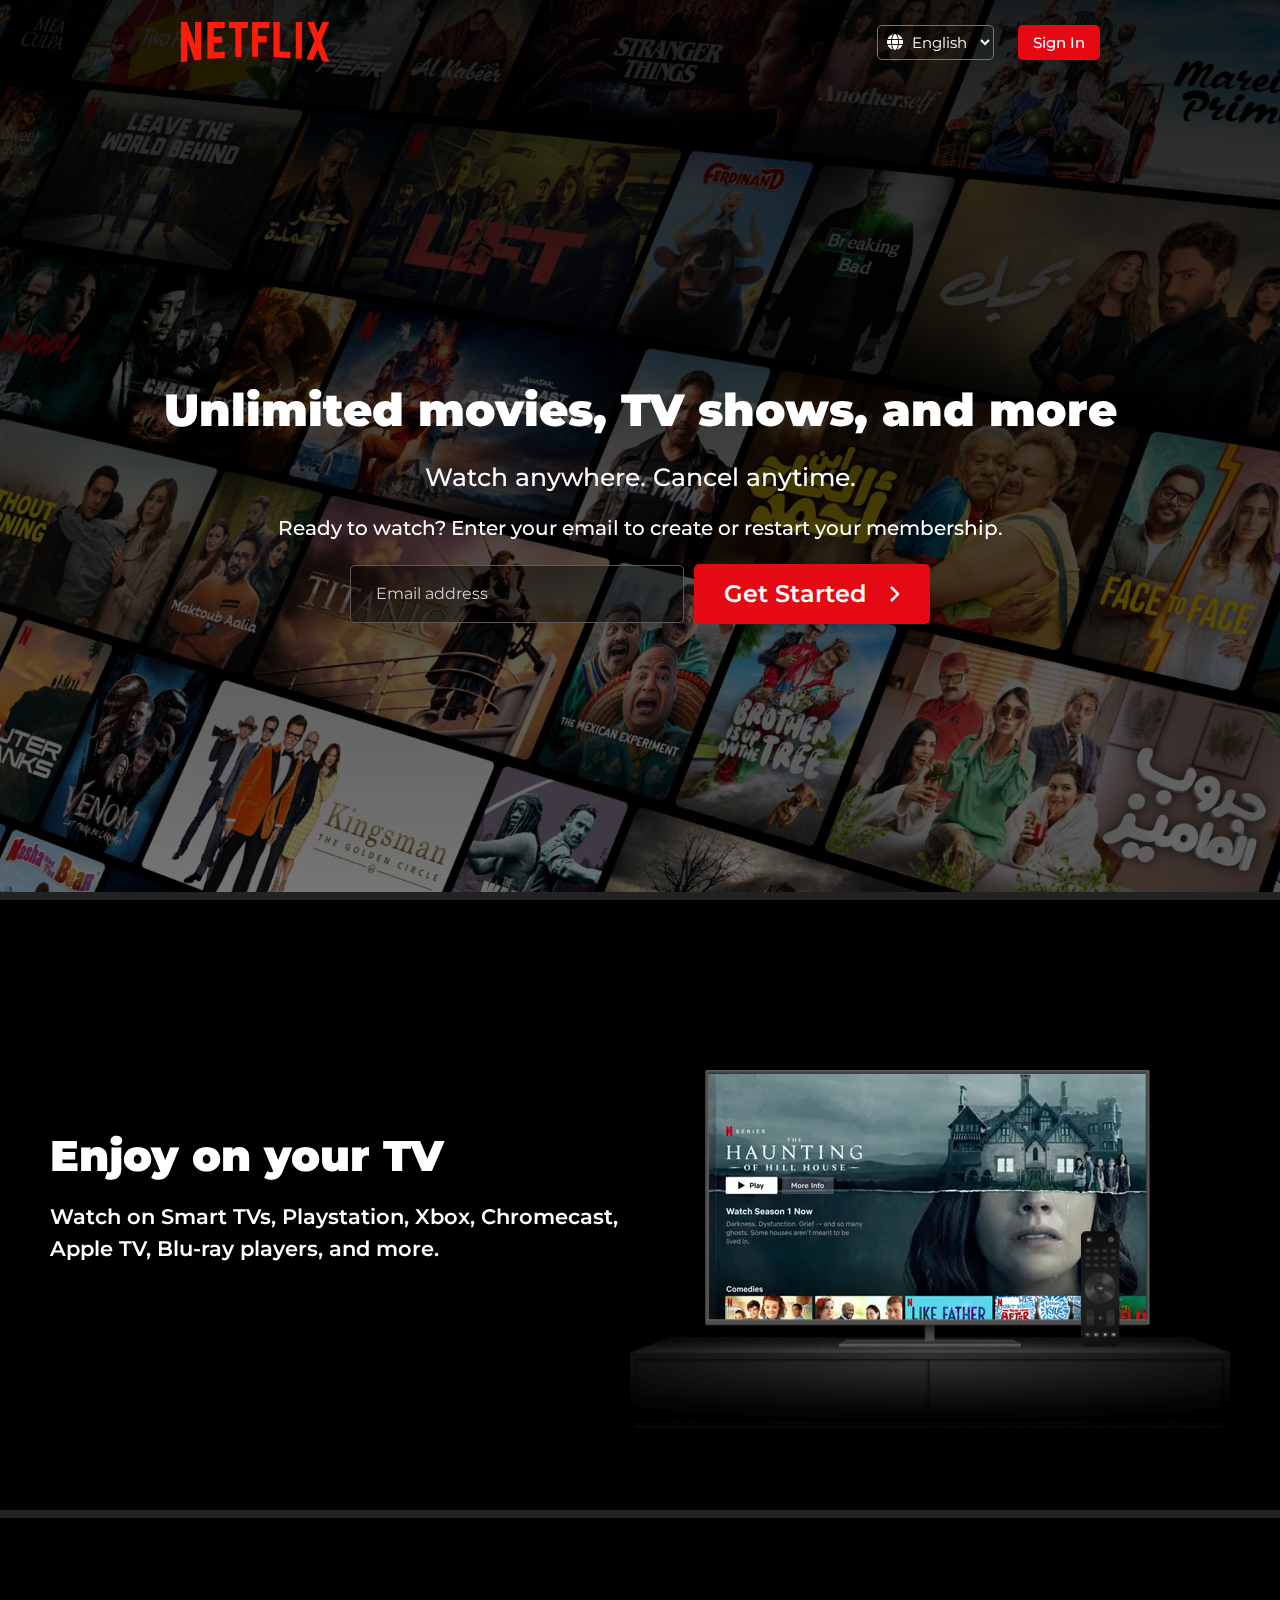
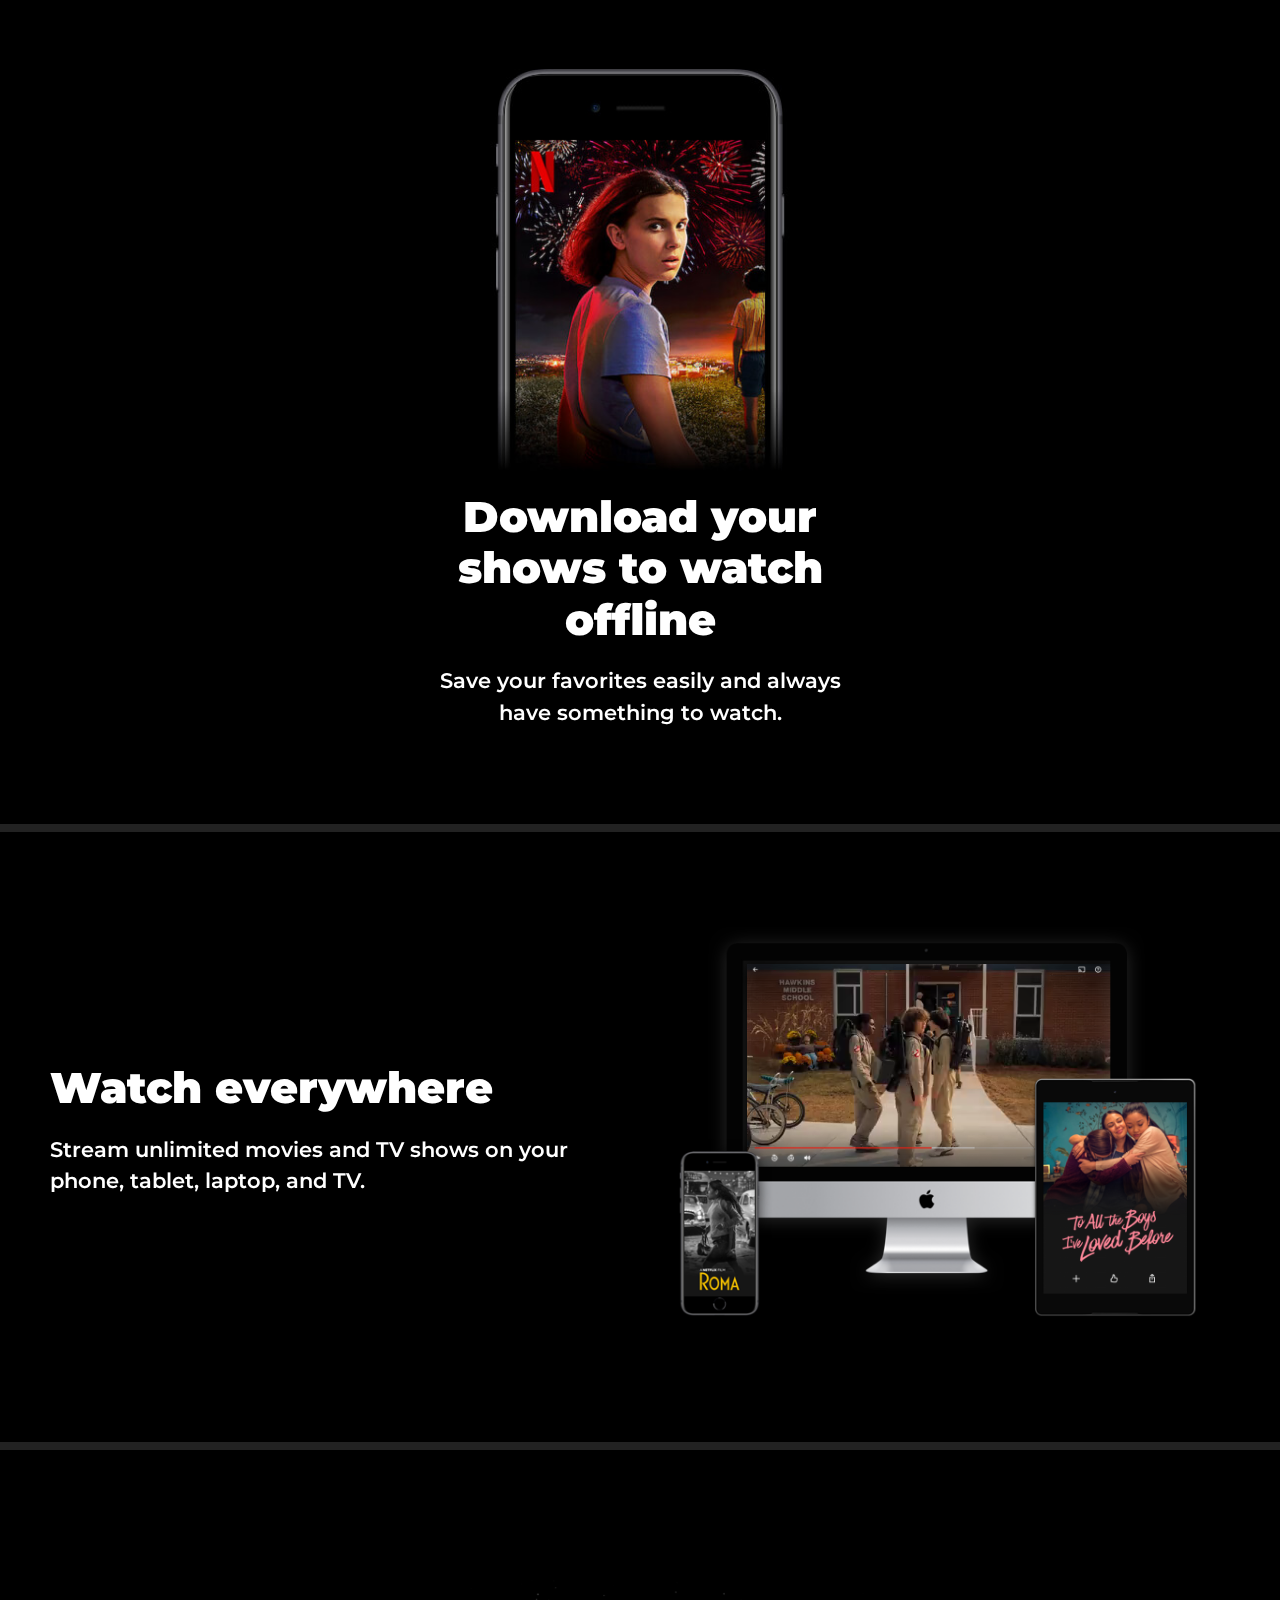
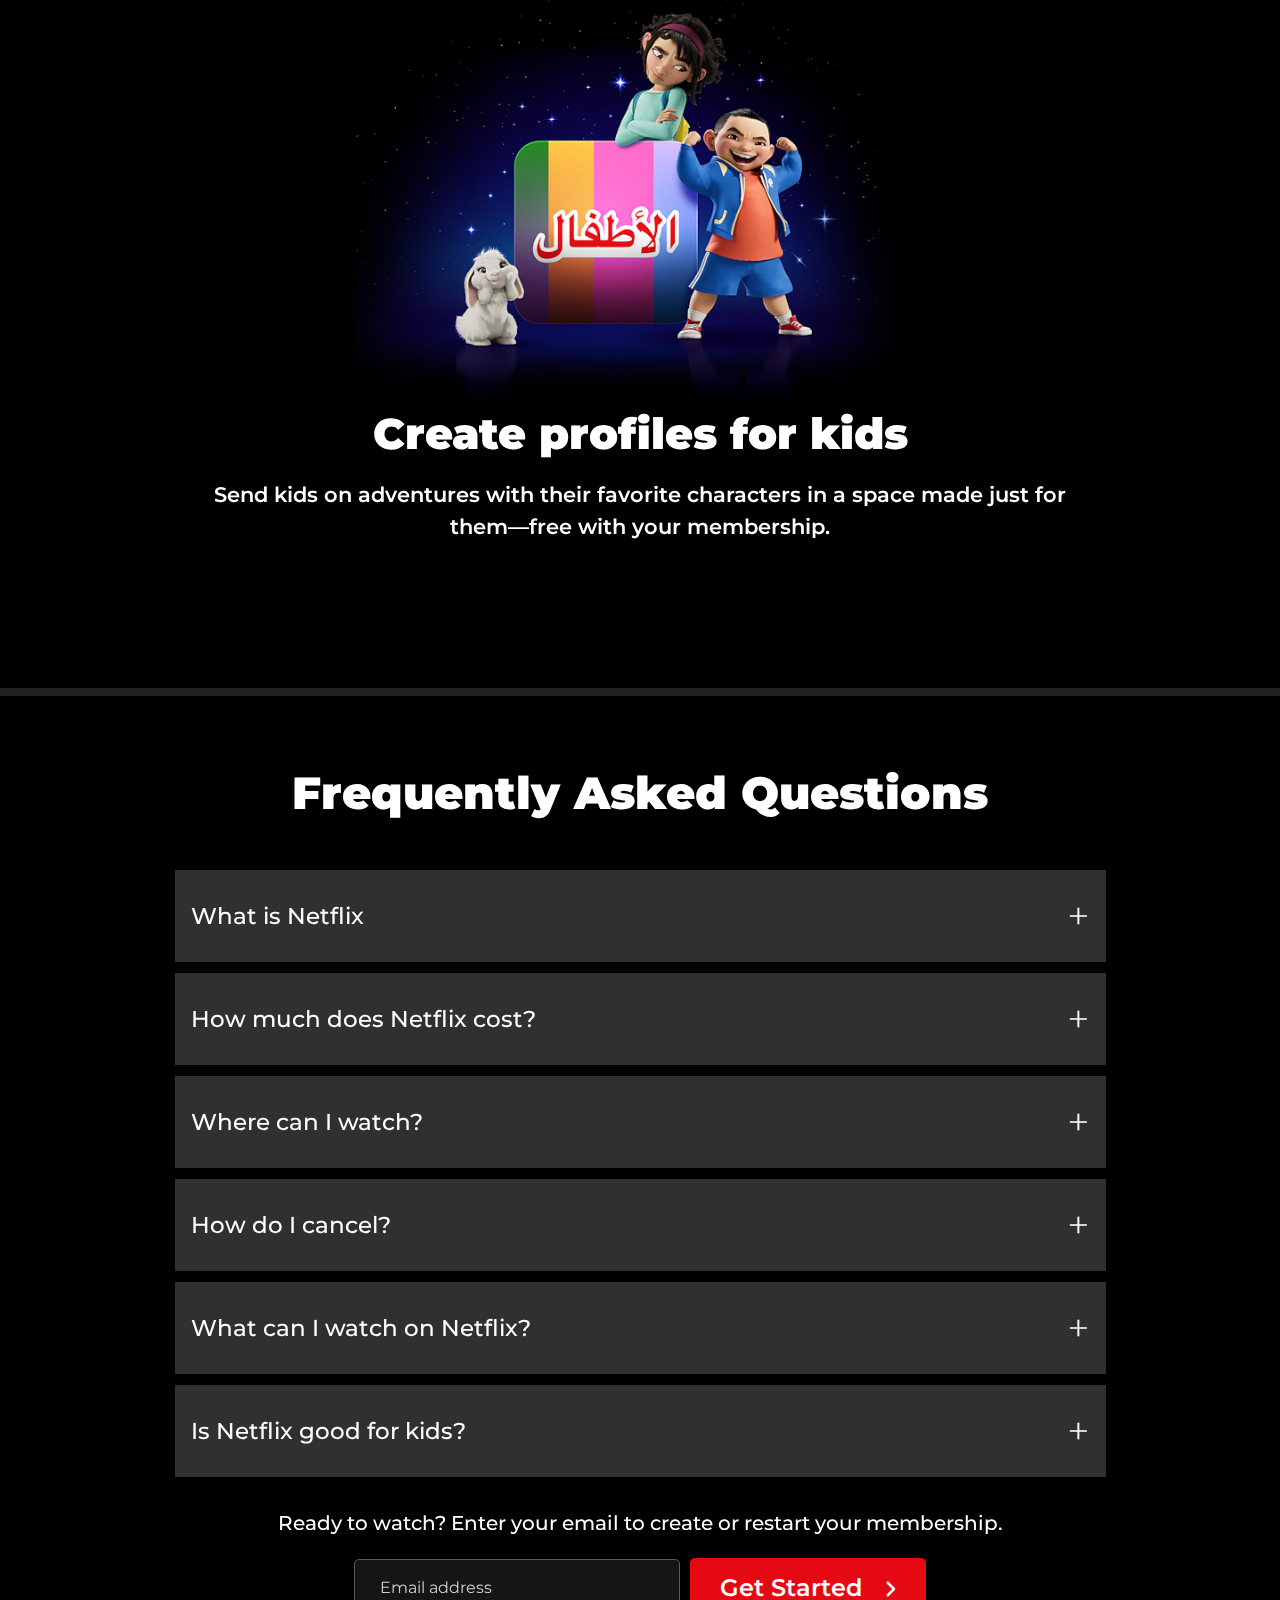
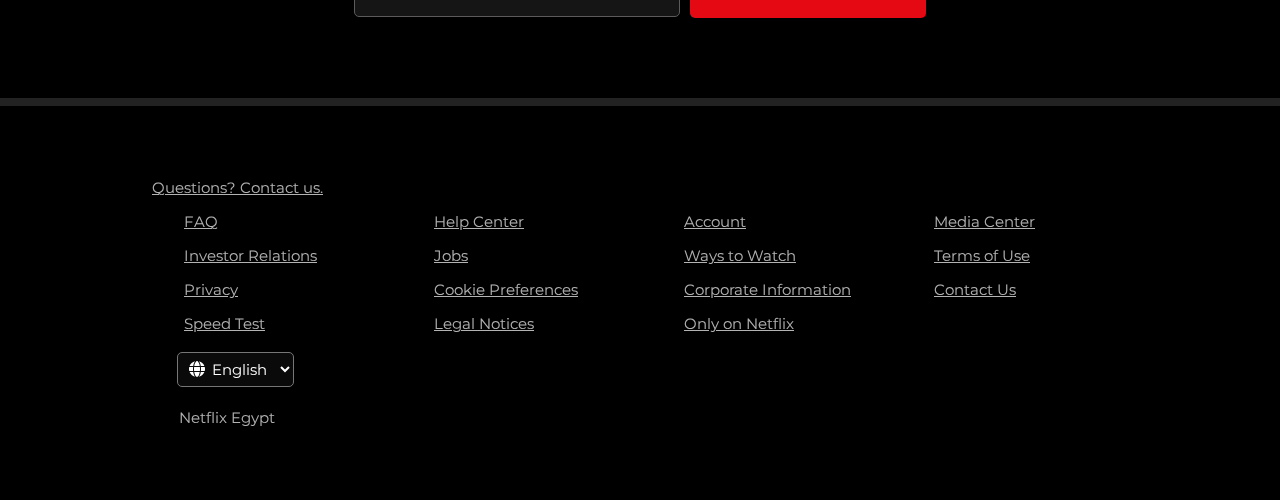
<file: index.html>
<!DOCTYPE html>
<html lang="en">

<head>
    <meta charset="UTF-8">
    <meta name="viewport" content="width=device-width, initial-scale=1.0">
    <meta name="description" content="Netflix Clone - Watch your favorite movies and TV shows. Stream online content with ease.">
    <meta name="keywords" content="Netflix Clone, movies, TV shows, streaming, online streaming, watch movies">
    <meta name="author" content="Abdelrahman Hesham">
    <title>Netflix Clone - Stream Movies & TV Shows</title>
    <link rel="icon" href="imegs/227_Netflix_logo-1024.webp">
    <link rel="stylesheet" href="css/normalize.css">
    <link rel="stylesheet" href="css/bootstrap.min.css">
    <link rel="stylesheet" href="css/all.min.css">
    <link rel="stylesheet" href="css/master.css">
    <link rel="preconnect" href="https://fonts.googleapis.com">
    <link rel="preconnect" href="https://fonts.gstatic.com" crossorigin>
    <link href="https://fonts.googleapis.com/css2?family=Montserrat:ital,wght@0,100..900;1,100..900&display=swap" rel="stylesheet">
</head>


<body>
    <!-----------------------------start header ----------------------------------->
    <header>
        <img src="imegs/netflix_logo.png" alt="">
        <div class="selectmenu">
            <i class="fa-solid fa-globe"></i>
            <select name="" id="">
                <option value="en">English</option>
                <option value="ar">Arabic</option>
            </select>
            <a href="signin.html">Sign In</a>
        </div>
    </header>
    <!-----------------------------end header ----------------------------------->
    <section class="hero-section">
        <div>
            <h2>Unlimited movies, TV shows, and more</h2>
            <h3>Watch anywhere. Cancel anytime.</h3>
            <p>Ready to watch? Enter your email to create or restart your membership.</p>
            <form action="">
                <input type="email" name="email" placeholder="Email address">
                <button type="submit">Get Started <span><i class="fa-solid fa-angle-right"></i></span></button>
            </form>
        </div>
    </section>
    <!-----------------------------end hero ----------------------------------->
    <section class=" tv-sec">
        <div class="text">
            <h3>Enjoy on your TV</h3>
            <p>Watch on Smart TVs, Playstation, Xbox, Chromecast, Apple TV, Blu-ray players, and more.</p>
        </div>

        <div class="video">
            <img src="imegs/tv.png" alt="">
            <video autoplay muted loop>
                <source src="imegs/video-tv-0819.m4v">
            </video>
        </div>
    </section>
    <!-----------------------------end tv-sec ----------------------------------->
    <section class="container-fluid Download-sec">
        <div class="row align-items-center">
            <div class="col-lg-6 col-md-6 col-sm-12">
                <div class="parant">
                    <img class="img" src="imegs/mobile-0819-netflex.jpg" alt="">
                    <div class="don-imegs align-items-center">
                        <img class="book-img" src="imegs/boxshot-netflex.png" alt="">
                        <div class="me-5">
                            <span style="display: block; font-weight: 500;">Stranger Things</span>
                            <span class="link">Downloading...</span>
                        </div>
                        <img src="imegs/download-icon-netflex.gif" alt="">
                    </div>
                </div>
            </div>
            <div class="col-lg-6 col-md-6 col-sm-12">
                <div>
                    <h3>Download your shows to watch offline</h3>
                    <p>Save your favorites easily and always have something to watch.</p>
                </div>
            </div>
        </div>
    </section>
    <!-----------------------------end Download-sec ----------------------------------->
    <section class="AllScreens-sec">
        <div class="text">
            <h3>Watch everywhere</h3>
            <p>Stream unlimited movies and TV shows on your phone, tablet, laptop, and TV.</p>
        </div>

        <div class="video">
            <img src="imegs/device-pile.png" alt="">
            <video autoplay muted loop>
                <source src="imegs/video-devices.m4v">
            </video>
        </div>
    </section>
    <!-----------------------------end AllScreens-sec ----------------------------------->
    <section class="container-fluid kids-sec">
        <div class="row align-items-center">
            <div class="col-lg-6 col-md-6 col-sm-12">
                <div class="img">
                    <img src="imegs/kids-img-netflex.png" alt="">
                </div>
            </div>
            <div class="col-lg-6 col-md-6 col-sm-12">
                <div>
                    <h3>Create profiles for kids</h3>
                    <p>Send kids on adventures with their favorite characters in a space made just for them—free with
                        your membership.</p>
                </div>
            </div>
        </div>
    </section>
    <!-----------------------------end kids-sec ----------------------------------->
    <section class="summary-sec">
        <h3>Frequently Asked Questions</h3>
        <div class="list">
            <button class="Accordion">What is Netflix</button>
            <div class="panel">
                <p>
                    Netflix is a streaming service that offers a wide variety of award-winning TV shows, movies, anime,
                    documentaries, and more on thousands of internet-connected devices.

                    You can watch as much as you want, whenever you want without a single commercial all for one low
                    monthly price. There's always something new to discover and new TV shows and movies are added every
                    week!
                </p>
            </div>
            <button class="Accordion">How much does Netflix cost?</button>
            <div class="panel">
                <p>
                    Watch Netflix on your smartphone, tablet, Smart TV, laptop, or streaming device, all for one fixed
                    monthly fee. Plans range from EGP 70 to EGP 165 a month. No extra costs, no contracts.
                </p>
            </div>
            <button class="Accordion">Where can I watch?</button>
            <div class="panel">
                <p>
                    Watch anywhere, anytime. Sign in with your Netflix account to watch instantly on the web at
                    netflix.com from your personal computer or on any internet-connected device that offers the Netflix
                    app, including smart TVs, smartphones, tablets, streaming media players and game consoles.

                    You can also download your favorite shows with the iOS or Android app. Use downloads to watch while
                    you're on the go and without an internet connection. Take Netflix with you anywhere.
                </p>
            </div>
            <button class="Accordion">How do I cancel?</button>
            <div class="panel">
                <p>
                    Netflix is flexible. There are no pesky contracts and no commitments. You can easily cancel your
                    account online in two clicks. There are no cancellation fees – start or stop your account anytime.
                </p>
            </div>
            <button class="Accordion">What can I watch on Netflix?</button>
            <div class="panel">
                <p>
                    Netflix has an extensive library of feature films, documentaries, TV shows, anime, award-winning
                    Netflix originals, and more. Watch as much as you want, anytime you want.
                </p>
            </div>
            <button class="Accordion">Is Netflix good for kids?</button>
            <div class="panel">
                <p>
                    The Netflix Kids experience is included in your membership to give parents control while kids enjoy
                    family-friendly TV shows and movies in their own space.

                    Kids profiles come with PIN-protected parental controls that let you restrict the maturity rating of
                    content kids can watch and block specific titles you don’t want kids to see.
                </p>
            </div>
            <div>
                <p class="Ready-to-watch">Ready to watch? Enter your email to create or restart your membership.</p>
                <form action="">
                    <input type="email" name="email" placeholder="Email address">
                    <button type="submit">Get Started <span><i class="fa-solid fa-angle-right"></i></span></button>
                </form>
            </div>
        </div>
    </section>
    <!-----------------------------end summary-sec ----------------------------------->
    <footer>
        <div class="container">
            <a href="#">Questions? Contact us.</a>
            <div class="row">
                <div class="col-lg-3 col-md-6 col-sm-6">
                    <ul>
                        <li><a href="#">FAQ</a></li>
                        <li><a href="#">Investor Relations</a></li>
                        <li><a href="#">Privacy</a></li>
                        <li><a href="#">Speed Test</a></li>
                    </ul>
                    <div class="selectmenu">
                        <i class="fa-solid fa-globe"></i>
                        <select name="" id="">
                            <option value="en">English</option>
                            <option value="ar">Arabic</option>
                        </select>
                        <p class="Netflix">Netflix Egypt</p>
                    </div>
                </div>
                <div class="col-lg-3 col-md-6 col-sm-6 hiden">
                    <ul>
                        <li><a href="#">Help Center</a></li>
                        <li><a href="#">Jobs</a></li>
                        <li><a href="#">Cookie Preferences</a></li>
                        <li><a href="#">Legal Notices</a></li>
                    </ul>
                </div>
                <div class="col-lg-3 col-md-6 col-sm-6 hiden">
                    <ul>
                        <li><a href="#">Account</a></li>
                        <li><a href="#">Ways to Watch</a></li>
                        <li><a href="#">Corporate Information</a></li>
                        <li><a href="#">Only on Netflix</a></li>
                    </ul>
                </div>
                <div class="col-lg-3 col-md-6 col-sm-6 hiden">
                    <ul>
                        <li><a href="#">Media Center</a></li>
                        <li><a href="#">Terms of Use</a></li>
                        <li><a href="#">Contact Us</a></li>
                    </ul>
                </div>

            </div>
        </div>
    </footer>

    <script src="js/bootstrap.bundle.min.js"></script>
    <script src="js/all.min.js"></script>
    <script src="js/master.js"></script>
</body>

</html>
</file>
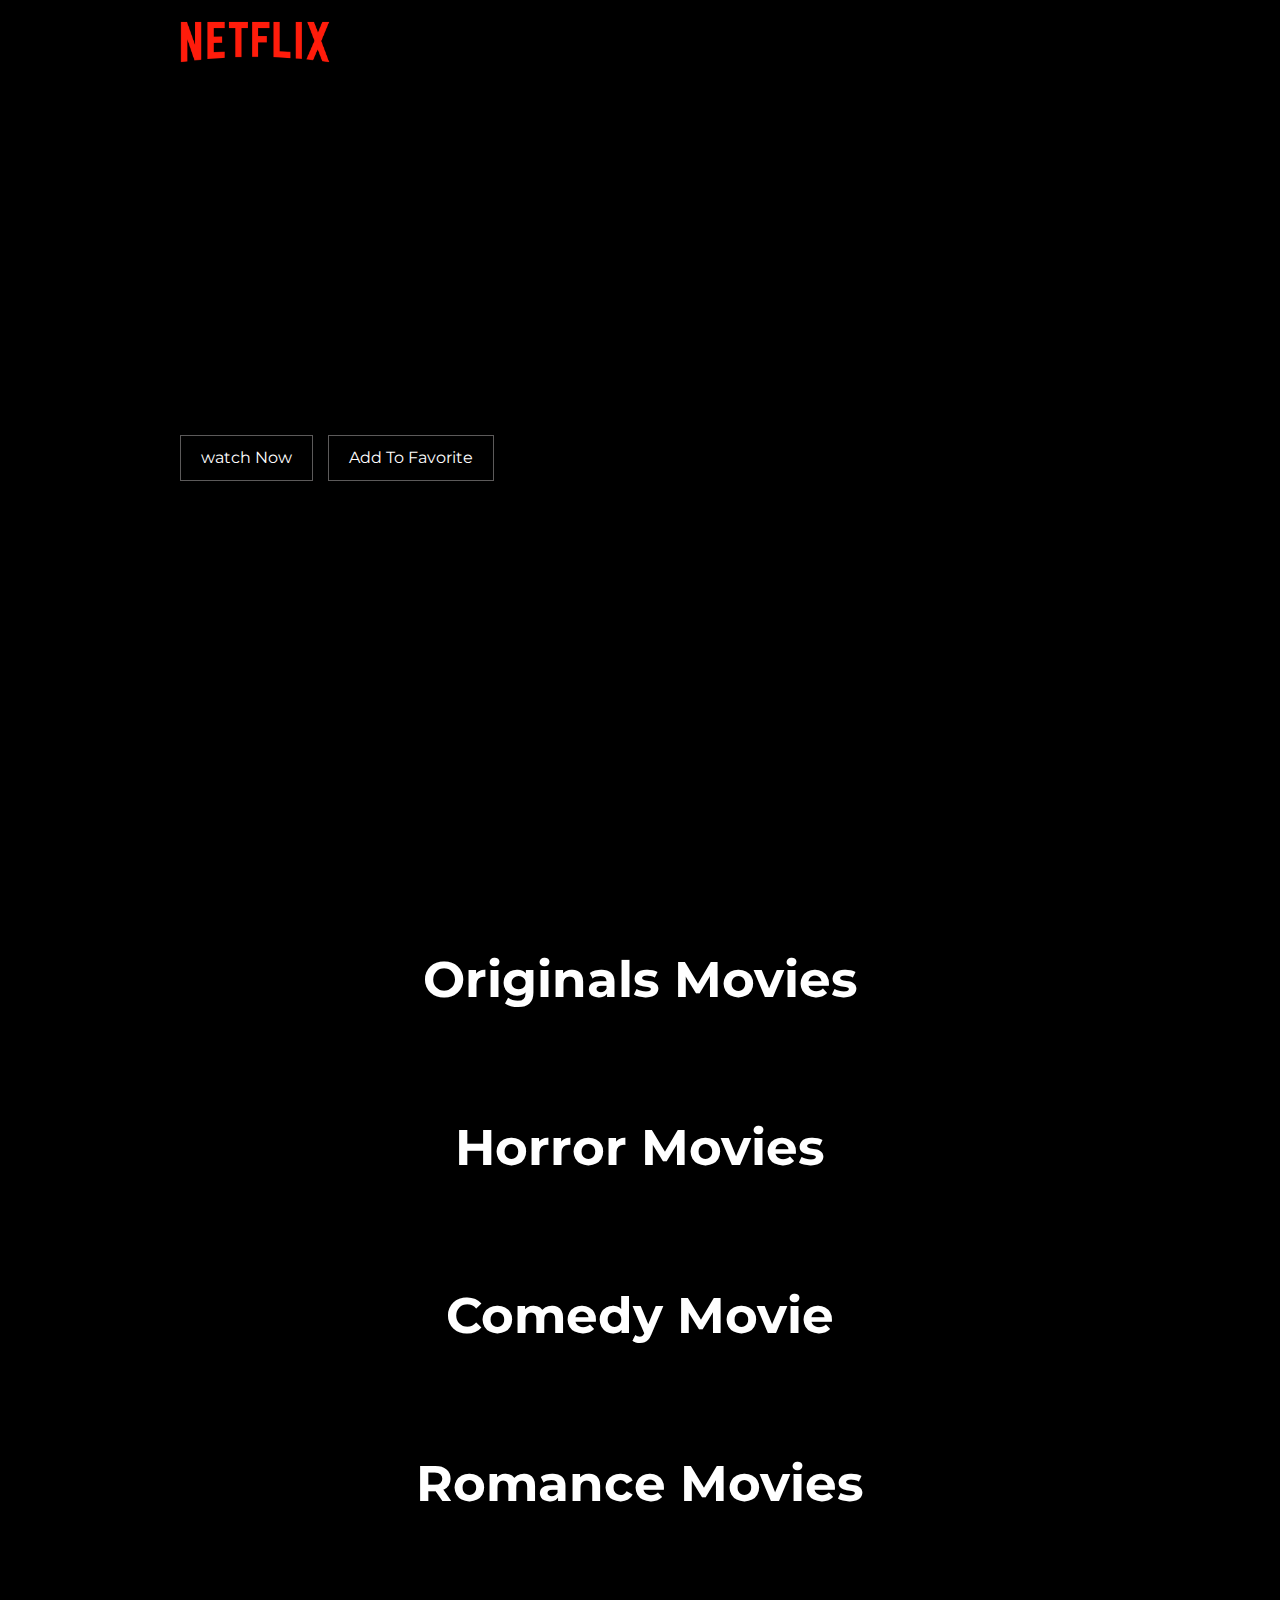
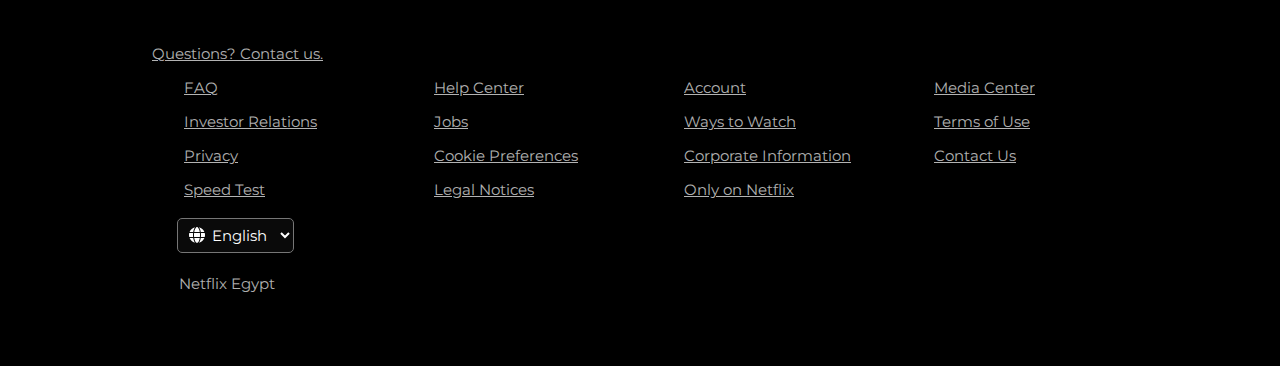
<file: main.html>
<!DOCTYPE html>
<html lang="en">

<head>
    <meta charset="UTF-8">
    <meta name="viewport" content="width=device-width, initial-scale=1.0">
    <meta name="description" content="Explore a wide range of movies and TV shows on our platform. Watch your favorite content seamlessly.">
    <meta name="keywords" content="movies, TV shows, streaming, Netflix, watch movies, online streaming">
    <meta name="author" content="Abdelrahman Hesham">
    <title>Explore Movies - Netflix Clone</title>
    <link rel="icon" href="imegs/227_Netflix_logo-1024.webp">
    <link rel="stylesheet" href="css/normalize.css">
    <link rel="stylesheet" href="css/bootstrap.min.css">
    <link rel="stylesheet" href="css/all.min.css">
    <link rel="stylesheet" href="css/main.css">
    <link rel="preconnect" href="https://fonts.googleapis.com">
    <link rel="preconnect" href="https://fonts.gstatic.com" crossorigin>
    <link href="https://fonts.googleapis.com/css2?family=Montserrat:ital,wght@0,100..900;1,100..900&display=swap" rel="stylesheet">
    <link rel="stylesheet" href="https://cdn.jsdelivr.net/npm/swiper@11/swiper-bundle.min.css" />
</head>


<body>
    <header>
        <div><a href="index.html"><img src="imegs/netflix_logo.png" alt=""></a></div>
    </header>

    <section id="fsec" class="fsec">
        <div class="mainfsec">
            <h3 id="title"></h3>
            <p id="desc"></p>
            <div class="buttond">
                <button>watch Now</button>
                <button>Add To Favorite</button>
            </div>
        </div>
        <div id="fsec2"></div>
    </section>

    <!-- #################### -->
    <section class="sliderSec">
        <h2>Originals Movies</h2>
        <div class="sliderDiv">
            <div class="swiper mySwiper">
                <div id="OriginalsMovies" class="swiper-wrapper">

                </div>
                <div class="swiper-pagination"></div>
            </div>
        </div>
    </section>
    <!-- #################### -->
    <!-- #################### -->
    <section class="sliderSec">
        <h2>Horror Movies</h2>
        <div class="sliderDiv">
            <div class="swiper mySwiper">
                <div id="Trending" class="swiper-wrapper">

                </div>
                <div class="swiper-pagination"></div>
            </div>
        </div>
    </section>
    <!-- #################### -->
    <!-- #################### -->
    <section class="sliderSec">
        <h2>Comedy Movie</h2>
        <div class="sliderDiv">
            <div class="swiper mySwiper">
                <div id="ComedyMovie" class="swiper-wrapper">

                </div>
                <div class="swiper-pagination"></div>
            </div>
        </div>
    </section>
    <!-- #################### -->
    <!-- #################### -->
    <section class="sliderSec">
        <h2>Romance Movies</h2>
        <div class="sliderDiv">
            <div class="swiper mySwiper">
                <div id="RomanceMovies" class="swiper-wrapper">

                </div>
                <div class="swiper-pagination"></div>
            </div>
        </div>
    </section>
    <!-- #################### -->
    <footer>
        <div class="container">
            <a href="#">Questions? Contact us.</a>
            <div class="row">
                <div class="col-lg-3 col-md-6 col-sm-6">
                    <ul>
                        <li><a href="#">FAQ</a></li>
                        <li><a href="#">Investor Relations</a></li>
                        <li><a href="#">Privacy</a></li>
                        <li><a href="#">Speed Test</a></li>
                    </ul>
                    <div class="selectmenu">
                        <i class="fa-solid fa-globe"></i>
                        <select name="" id="">
                            <option value="en">English</option>
                            <option value="ar">Arabic</option>
                        </select>
                        <p class="Netflix">Netflix Egypt</p>
                    </div>
                </div>
                <div class="col-lg-3 col-md-6 col-sm-6 hiden">
                    <ul>
                        <li><a href="#">Help Center</a></li>
                        <li><a href="#">Jobs</a></li>
                        <li><a href="#">Cookie Preferences</a></li>
                        <li><a href="#">Legal Notices</a></li>
                    </ul>
                </div>
                <div class="col-lg-3 col-md-6 col-sm-6 hiden">
                    <ul>
                        <li><a href="#">Account</a></li>
                        <li><a href="#">Ways to Watch</a></li>
                        <li><a href="#">Corporate Information</a></li>
                        <li><a href="#">Only on Netflix</a></li>
                    </ul>
                </div>
                <div class="col-lg-3 col-md-6 col-sm-6 hiden">
                    <ul>
                        <li><a href="#">Media Center</a></li>
                        <li><a href="#">Terms of Use</a></li>
                        <li><a href="#">Contact Us</a></li>
                    </ul>
                </div>

            </div>
        </div>
    </footer>

    <script src="js/bootstrap.bundle.min.js"></script>
    <script src="js/all.min.js"></script>
    <script src="https://cdn.jsdelivr.net/npm/swiper@11/swiper-bundle.min.js"></script>
    <script src="js/api.js"></script>
</body>

</html>
</file>
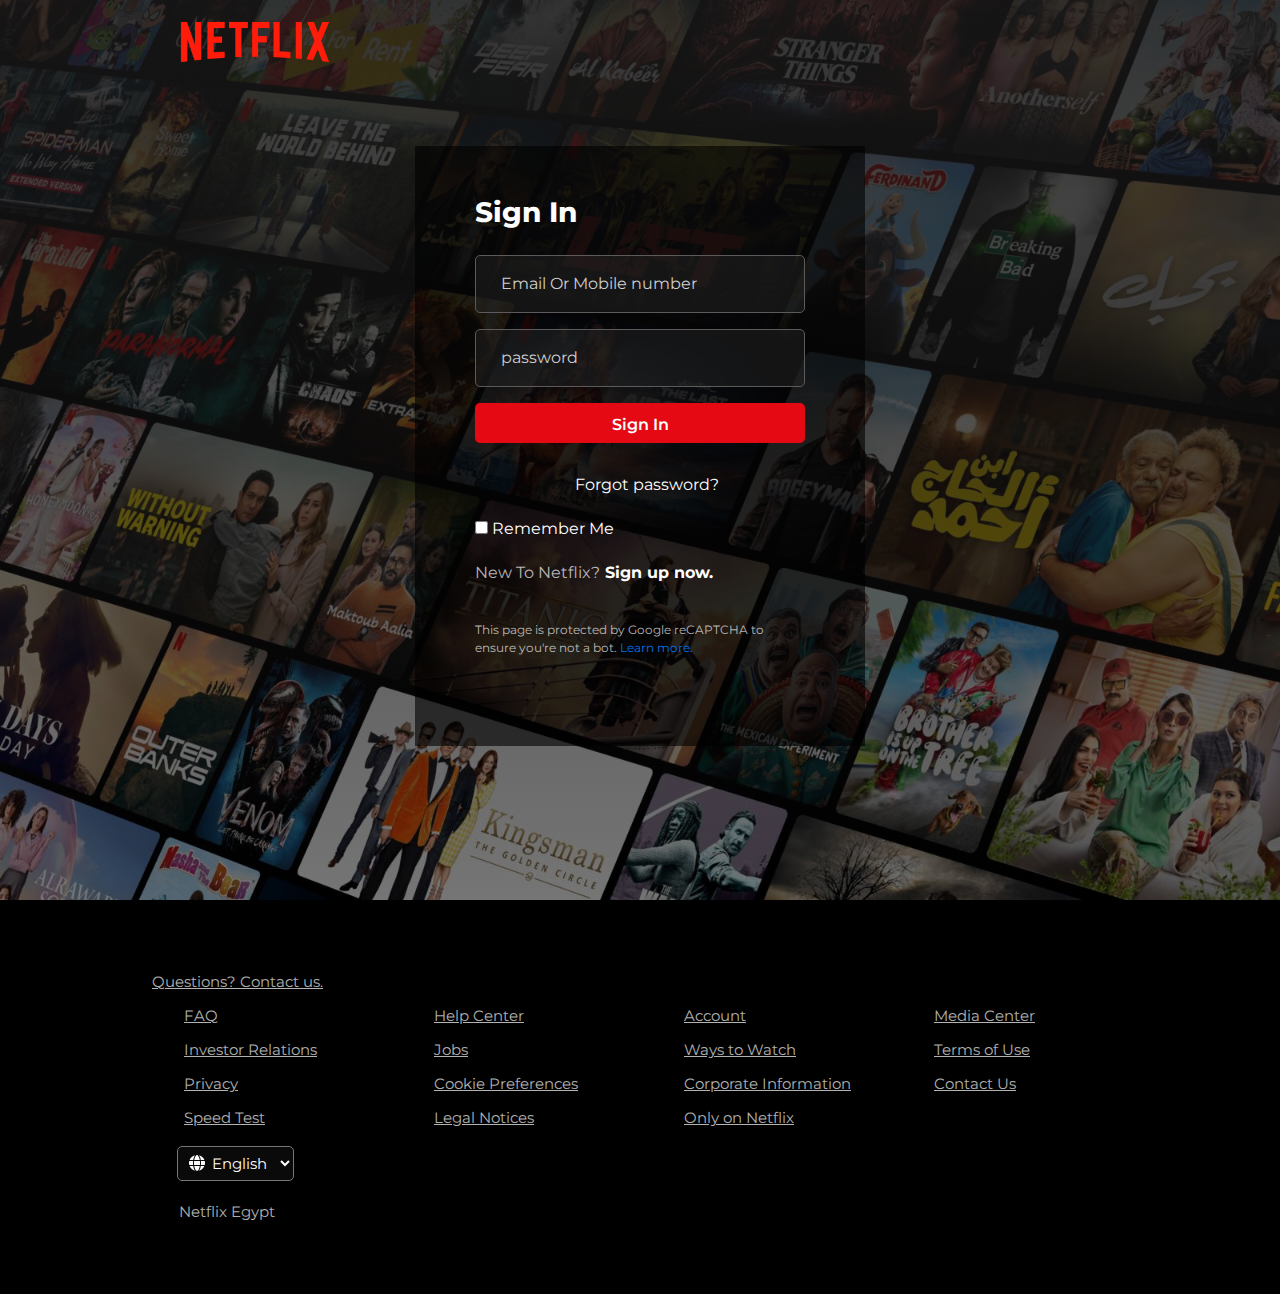
<file: signin.html>
<!DOCTYPE html>
<html lang="en">

<head>
    <meta charset="UTF-8">
    <meta name="viewport" content="width=device-width, initial-scale=1.0">
    <meta name="description" content="A secure login page for accessing exclusive content and movies.">
    <meta name="keywords" content="login, secure login, movies, streaming, Netflix">
    <meta name="author" content="Abdelrahman Hesham">
    <title>Login - Netflix Clone</title>
    <link rel="icon" href="imegs/227_Netflix_logo-1024.webp">
    <link rel="stylesheet" href="css/normalize.css">
    <link rel="stylesheet" href="css/bootstrap.min.css">
    <link rel="stylesheet" href="css/all.min.css">
    <link rel="stylesheet" href="css/sign.css">
    <link rel="preconnect" href="https://fonts.googleapis.com">
    <link rel="preconnect" href="https://fonts.gstatic.com" crossorigin>
    <link href="https://fonts.googleapis.com/css2?family=Montserrat:ital,wght@0,100..900;1,100..900&display=swap"
        rel="stylesheet">
</head>


<body>
    <header>
        <a href="index.html"><img src="imegs/netflix_logo.png" alt=""></a>
    </header>
    <section class="sign-in">
        <div class="maindiv ">

            <form onkeydown="valid();" autocomplete="off">
                <h3>Sign In</h3>
                <input type="email" name="email" id="email" placeholder="Email Or Mobile number" required>
                <p id="emailError"></p>
                <input type="password" name="password" id="password" placeholder="password" required>
                <p id="passwordError"></p>
                <a id="submitBtn" href="main.html" class="btn" role="button" style="pointer-events: none;">Sign In</a>
                <div><a class="Forgot-password" href="#">Forgot password?</a></div>
                <div class="Remember-Me">
                    <input type="checkbox" name="Rememberme" id="">
                    <span class="Remember-Me">Remember Me</span>
                </div>
                <div class="newNetflix">
                    <p>New To Netflix?</p>
                    <a href="index.html">Sign up now.</a>
                </div>
                <p class="lorem">This page is protected by Google reCAPTCHA to ensure you're not a bot. <span>Learn
                        more.</span></p>
            </form>

        </div>
    </section>
    <!-----------------------------end hero ----------------------------------->

    <footer>
        <div class="container">
            <a href="#">Questions? Contact us.</a>
            <div class="row">
                <div class="col-lg-3 col-md-6 col-sm-6">
                    <ul>
                        <li><a href="#">FAQ</a></li>
                        <li><a href="#">Investor Relations</a></li>
                        <li><a href="#">Privacy</a></li>
                        <li><a href="#">Speed Test</a></li>
                    </ul>
                    <div class="selectmenu">
                        <i class="fa-solid fa-globe"></i>
                        <select name="" id="">
                            <option value="en">English</option>
                            <option value="ar">Arabic</option>
                        </select>
                        <p class="Netflix">Netflix Egypt</p>
                    </div>
                </div>
                <div class="col-lg-3 col-md-6 col-sm-6 hiden">
                    <ul>
                        <li><a href="#">Help Center</a></li>
                        <li><a href="#">Jobs</a></li>
                        <li><a href="#">Cookie Preferences</a></li>
                        <li><a href="#">Legal Notices</a></li>
                    </ul>
                </div>
                <div class="col-lg-3 col-md-6 col-sm-6 hiden">
                    <ul>
                        <li><a href="#">Account</a></li>
                        <li><a href="#">Ways to Watch</a></li>
                        <li><a href="#">Corporate Information</a></li>
                        <li><a href="#">Only on Netflix</a></li>
                    </ul>
                </div>
                <div class="col-lg-3 col-md-6 col-sm-6 hiden">
                    <ul>
                        <li><a href="#">Media Center</a></li>
                        <li><a href="#">Terms of Use</a></li>
                        <li><a href="#">Contact Us</a></li>
                    </ul>
                </div>

            </div>
        </div>
    </footer>




    <script src="js/bootstrap.bundle.min.js"></script>
    <script src="js/all.min.js"></script>
    <script src="js/signin.js"></script>
</body>

</html>
</file>
<file: css/master.css>
*{
    box-sizing: border-box;
    margin: 0;
    padding: 0;
}

body {
    font-family: "Montserrat", sans-serif;
    background-color: black;
}

/* *************************************start header******************************************************* */
header {
    display: flex;
    align-items: center;
    justify-content: space-between;
    padding:  0px 180px;
    position: absolute;
    top: 0; 
    left: 0;
    width: 100%;
    z-index: 2;
}

header img {
    width: 150px;
}

header select {
    outline: none;
    background-color: transparent;
    color: white;
    padding: 6px 10px 6px 30px;
    font-size: 15px;
    margin-right: 20px;
    border-radius: 5px;
}

header select:focus{
    outline: 1px solid white;
    background-color: #5c5a5a;
}

header .selectmenu {
    position: relative;
}

header .selectmenu .fa-globe {
    color: white;
    position: absolute;
    top: 9px;
    left: 10px;
}

header a {
    padding: 8px 15px;
    font-weight: 500;
    font-size: 15px;
    text-decoration: none;
    color: white;
    background-color: #e50914;
    border-radius: 5px;
}

header a:hover {
    background-color: #c40c15;
}

@media (max-width: 992px) {
    header {
        padding: 0px 10px;
    }
    header img {
        width: 100px;
    }
    header select {
        padding: 5px 10px;
    }
    header .selectmenu .fa-globe {
        display: none;
    }
    header a {
        padding: 7px 10px;
    }
   
}
/* *************************************end header******************************************************* */
.hero-section {
    min-height: 100vh;
    background-image: url(../imegs/hero.jpg);
    background-size: cover;
    display: flex;
    justify-content: center;
    align-items: center;
    position: relative;
    border-bottom: 8px solid #222;
    background-position: center;
}

.hero-section::before {
    content: "";
    position: absolute;
    top: 0;
    left: 0;
    width: 100%;
    height: 100%;
    background: linear-gradient(to bottom, black -35%, transparent);
    background-color: rgba(0, 0, 0, 0.384);
    z-index: 1;
}

.hero-section div {
    color: white;
    text-align: center;
    z-index: 2;
    margin-top: 70px;
} 


.hero-section div h2 {
    margin-top: 30px;
    line-height: 1.8;
    font-size: 45px;
    font-weight: 900;
    letter-spacing: -2;
}

.hero-section div h3 {
    font-size: 25px;
    margin: 12px 0 16px;
}

.hero-section div p {
    font-size: 20px;
    margin: 16px;
    font-weight: 500;
    line-height: 2;
} 

.hero-section div form {
    display: flex;
    justify-content: center;
    align-items: center;
    margin-top: 10px;
}

.hero-section div form input[type="email"]{
    padding: 16px 50px 16px 5px;
    width: 35%;
    outline: none;
    border: 1px solid #5c5a5a;
    border-radius: 5px;
    margin-right: 10px;
    background-color: #00000070;
    color: rgb(255, 255, 255);
}
.hero-section div form input[type="email"]::placeholder {
    color: rgb(207, 206, 206);
    text-indent: 20px;
}

.hero-section div form button {
    padding: 12px 30px;
    font-weight: 600;
    border: none;
    background-color: #e50914;
    color: white;
    border-radius: 5px;
    font-size: 24px;
}

.hero-section div form button:hover {
    background-color: #c40c15;
}

.hero-section div form button span {
    font-weight:100;
    margin-left: 15px;
    font-size: 20px;
}
@media (max-width: 576px) {
    .hero-section div h2 {
    margin-top: 0px;
    line-height: 1.2;
    font-size: 25px;
    font-weight: 900;
    }
    .hero-section div h3 {
        font-size: 20px;
        margin: 12px 0 16px;
    }
    
    .hero-section div p {
        font-size: 15px;
        margin: 16px;
        font-weight: 500;
        line-height: 2;
    }
    .hero-section div {
        margin-top: 0px;
    }
    .hero-section div form input[type="email"]{
        padding: 10px 0px;
    }
    .hero-section div form button {
        padding: 8px 20px;
        font-size: 15px;
    }
    .hero-section div form input[type="email"]::placeholder {
        text-indent: 5px;
    }  
}
/* *************************************end hero******************************************************* */
.tv-sec {
    color: white;
    border-bottom: 8px solid #222;
    padding: 80px 50px;
    text-align: left;
    display: flex;
    justify-content: space-between;
    align-items: center;
}

.tv-sec h3 {
    font-size: 43px;
    font-weight: 900;
}

.tv-sec p {
    font-size: 21px;
    font-weight: 600;
    margin-top: 20px;
}

.tv-sec .video {
    display: grid;
    position: relative;
    
}

.tv-sec .video video , .tv-sec .video img{
    grid-area: 1/1;
    margin: auto;
    
}

.tv-sec .video img {
    width: 600px;
}

.tv-sec .video video {
    position: relative;
    z-index: -1;
}


@media (max-width: 992px) {
    .tv-sec {
        padding: 50px 0;
        margin: 0 auto;
        text-align: center;
        flex-direction: column;
    }
    .tv-sec .text{
        margin-top: 20px;
        
    }
    .tv-sec h3 {
        font-size: 23px;
        font-weight: 900;
    }
    
    .tv-sec p {
        font-size: 11px;
        font-weight: 600;
        margin-top: 20px;
    }
    .tv-sec .video img {
        width: 300px;
    }
    
    .tv-sec .video video {
        bottom: 4px;
        width: 218px;
    }
}

/* *************************************end tv******************************************************* */
.Download-sec {
    color: white;
    border-bottom: 8px solid #222;
    padding: 80px 180px;
    text-align: left;
}

.Download-sec h3 {
    font-size: 43px;
    font-weight: 900;
}

.Download-sec p {
    font-size: 21px;
    font-weight: 600;
    margin-top: 20px;
}

.Download-sec .parant {
    position: relative;
}

.Download-sec .parant img {
    width: 580px;
}

.Download-sec .parant .don-imegs {
    position: absolute;
    display: flex;
    border: 1px solid white;
    padding: 10px;
    left: 120px;
    bottom: 30px;
    background-color: black;
    border-radius: 20px;
}

.Download-sec .parant .don-imegs img {
    width: 60px;
    margin-right: 10px;
}

.Download-sec .parant .don-imegs .link {
    color: #0071eb;
    font-size: 13px;
}

@media (max-width: 1300px) {
    .Download-sec .row {
        flex-direction: column;
        padding: 0px;
        text-align: center;
    }
    .Download-sec .parant{
        display: flex;
        justify-content: center;
    }
    .Download-sec .parant img {
        width: 630px;
        margin-bottom: 20px;
    }
    .Download-sec .parant .don-imegs {
       display: none;
    }
    .Download-sec.col-lg-6 {
        flex: 0 0 auto;
        width: 100%;
    }
}

@media (max-width: 576px) {
    .Download-sec  {
        flex-direction: column;
        padding: 50px;
        text-align: center;
    }
    
    .Download-sec  h3 {
        font-size: 23px;
        font-weight: 900;
    }
    
    .Download-sec  p {
        font-size: 11px;
        font-weight: 600;
        margin-top: 20px;
    }
    .Download-sec .parant {
        display: flex;
        justify-content: center;
    }
    
    .Download-sec .parant img {
        width: 360px;
        margin-bottom: 20px;
    }
    .Download-sec .parant .don-imegs {
       display: none;
    }
}
/* *************************************end Download-sec******************************************************* */
.AllScreens-sec {
    color: white;
    border-bottom: 8px solid #222;
    padding: 80px 50px;
    text-align: left;
    display: flex;
    justify-content: space-between;
    align-items: center;
}

.AllScreens-sec h3 {
    font-size: 43px;
    font-weight: 900;
}

.AllScreens-sec p {
    font-size: 21px;
    font-weight: 600;
    margin-top: 20px;
}

.AllScreens-sec .video {
    display: grid;
    position: relative;
    
}

.AllScreens-sec .video video , .AllScreens-sec .video img{
    grid-area: 1/1;
    margin: auto;
    
}

.AllScreens-sec .video img {
    width: 600px;
}

.AllScreens-sec .video video {
    position: relative;
    z-index: -1;
    width: 367px;
    bottom: 70px;
}


@media (max-width: 992px) {
    .AllScreens-sec {
        padding: 50px 0;
        margin: 0 auto;
        text-align: center;
        flex-direction: column;
    }
    .AllScreens-sec .text{
        margin-top: 20px;
        
    }
    .AllScreens-sec h3 {
        font-size: 23px;
        font-weight: 900;
    }
    
    .AllScreens-sec p {
        font-size: 11px;
        font-weight: 600;
        margin-top: 20px;
    }
    .AllScreens-sec .video img {
        width: 300px;
    }
    
    .AllScreens-sec .video video {
        position: relative;
        z-index: -1;
        width: 180px;
        top: -36px;
    }
}
/* *************************************end AllScreens-sec******************************************************* */
.kids-sec {
    color: white;
    border-bottom: 8px solid #222;
    padding: 80px 180px;
    text-align: left;
}

.kids-sec h3 {
    font-size: 43px;
    font-weight: 900;
}

.kids-sec p {
    font-size: 21px;
    font-weight: 600;
    margin-top: 20px;
}

.kids-sec .img {
    position: relative;
}

.kids-sec .img img {
    width: 570px;
}

@media (max-width: 1300px) {
    .kids-sec .row {
        flex-direction: column;
        padding: 50px 0; 
        text-align: center;
    }
    .kids-sec  .text{
        width: 100%;
        margin-top: 20px;
    }
    .kids-sec .col-md-6 {
        width: 100%;
    }
}    

@media (max-width: 900px) {
    .kids-sec  {
        flex-direction: column;
        padding: 50px;
        text-align: center;
    }
    .kids-sec  .text{
        width: 100%;
        margin-top: 20px;
    }
    .kids-sec  h3 {
        font-size: 23px;
        font-weight: 900;
    }
    
    .kids-sec  p {
        font-size: 11px;
        font-weight: 600;
        margin-top: 20px;
    }
    .kids-sec  .img img {
        width: 280px;
    }
}    
/* *************************************end kids-sec******************************************************* */
.summary-sec {
    padding: 20px 150px 80px;
    border-bottom: 8px solid #222;
}

.summary-sec h3 {
    text-align: center;
    color: white;
    font-size: 45px;
    margin: 50px 0;
    font-weight: 900;
}

.summary-sec .list {
    width: 95%;
    margin: auto;
}

.summary-sec .Accordion {
    background-color: #303030;
    color: white;
    cursor: pointer;
    padding: 1rem;
    width: 100%;
    border: none;
    text-align: left;
    outline: none;
    font-size: 23px;
    transition: 0.4s;
    border-bottom: 1px solid black;
    margin-bottom: 0px;
    display: flex;
    align-items: center;
    justify-content: space-between;
    font-weight: 500;
}


.summary-sec .Accordion::after {
    content: "\002B";
    font-size: 40px;
    margin-left: 5px;
    font-weight: 300;
    transition: 0.3s;
}


.active::after {
    content: "";
    transform: rotate(45deg);
}

.summary-sec .panel {
    background-color: #303030;
    font-size: 20px;
    padding: 5px 20px;
    max-height: 0;
    color: white;
    overflow: hidden;
    transition: max-height 0.3s ease-out;
    position: relative;
    bottom: 15px;
    
}

.summary-sec  .Ready-to-watch {
    text-align: center;
    color: white;
    line-height: 2;
    margin: 15px 0;
    font-weight: 500;
    font-size: 20px;
    
}
.summary-sec div form {
    display: flex;
    justify-content: center;
    align-items: center;
    margin-top: 10px;
}

.summary-sec div form input[type="email"]{
    padding: 16px 50px 16px 5px;
    width: 35%;
    outline: none;
    border: 1px solid #5c5a5a;
    border-radius: 5px;
    margin-right: 10px;
    background-color: #31303070;
    color: rgb(255, 255, 255);
}
.summary-sec div form input[type="email"]::placeholder {
    color: rgb(207, 206, 206);
    text-indent: 20px;
}
.summary-sec div form button {
    padding: 12px 30px;
    font-weight: 600;
    border: none;
    background-color: #e50914;
    color: white;
    border-radius: 5px;
    font-size: 24px;
}

.summary-sec div form button:hover {
    background-color: #c40c15;
}

.summary-sec div form button span {
    font-weight:100;
    margin-left: 15px;
    font-size: 20px;
}

@media (max-width: 576px) {
    .summary-sec {
        padding: 20px 0px;
    }
    .summary-sec .Accordion {
        padding: 0px;
        width: 100%;
        text-align: center;
    }
    .summary-sec div form input[type="email"]{
        padding: 10px 0px;
    }
    .summary-sec div form button {
        padding: 8px 20px;
        font-size: 15px;
    }  
    .summary-sec div form input[type="email"]::placeholder {
        text-indent: 5px;
    }
    .summary-sec .Accordion {
        background-color: #303030;
        color: white;
        cursor: pointer;
        padding: 1rem;
        width: 100%;
        border: none;
        text-align: left;
        outline: none;
        font-size: 23px;
        transition: 0.4s;
        border-bottom: 1px solid black;
        margin-bottom: 0px;
        display: flex;
        align-items: center;
        justify-content: space-between;
        font-weight: 500;
    }
}
/* *************************************end summary-sec******************************************************* */
footer {
    padding: 70px 140px;
}

footer a {
    color: rgba(255, 255, 255, 0.7);
    font-size: 15px;
}

footer ul li {
    list-style: none;
    margin-top: 10px;
}


footer select {
    outline: none;
    background-color: rgba(20, 20, 20, 0.479);
    color: white;
    padding: 6px 10px 6px 30px;
    font-size: 15px;
    margin-left: 25px;
    border-radius: 5px;
}

footer select:focus{
    outline: 1px solid white;
    background-color: #000000;
}

footer .selectmenu {
    position: relative;
}

footer .selectmenu .fa-globe {
    color: white;
    position: absolute;
    top: 9px;
    left: 37px;
}

footer .selectmenu .Netflix {
    color: rgba(255, 255, 255, 0.7);
    font-size: 15px;
    margin: 20px 0px 0px 27px;
}

@media (max-width: 576px) {
    .hiden {
        display: none;
    }
    footer {
        padding: 70px 40px;
        text-align: center;
    }
    footer .selectmenu .fa-globe {
        color: white;
        position: absolute;
        top: 9px;
        left: 90px
    }
}

div.row.align-items-center {
    margin: 0;
}
</file>
<file: css/sign.css>
*{
    box-sizing: border-box;
    margin: 0;
    padding: 0;
}

body {
    font-family: "Montserrat", sans-serif;
    background-color: black;
}

/* *************************************start header******************************************************* */
header {
    display: flex;
    align-items: center;
    justify-content: space-between;
    padding:  0px 180px;
    position: absolute;
    top: 0; 
    left: 0;
    width: 100%;
    z-index: 2;
}

header img {
    width: 150px;
}

@media (max-width: 992px) {
    header {
        display: flex;
        justify-content: center;
        margin-top: 20px;
    }
    header img {
        width: 150px;
    }
    
}

.sign-in {
    min-height: 100vh;
    background-image: url(../imegs/hero.jpg);
    background-size: cover;
    display: flex;
    justify-content: center;
    align-items: center;
    position: relative;
    overflow: hidden;
}

.sign-in::before {
    content: "";
    position: absolute;
    top: 0;
    left: 0;
    width: 100%;
    height: 100%;
    background: linear-gradient(to bottom, rgb(29, 28, 28) -35%, transparent);
    background-color: rgba(0, 0, 0, 0.384);
    z-index: 1;
}

.maindiv {
    background-color: #0000009a;
    width: 450px;
    height: 600px;
    margin: auto;
    position: absolute;
    top: 146px;
    z-index: 10;
    color: white;
    padding: 50px 60px;
}


.maindiv h3 {
    font-weight: 750;
    margin-bottom: 25px;
}

.maindiv form input[type="email"],
.maindiv form input[type="password"] {
    padding: 16px 50px 16px 5px;
    width: 100%;
    outline: none;
    border: 1px solid #5c5a5a;
    border-radius: 5px;
    margin-right: 10px;
    background-color: #2525257e;
    color: rgb(255, 255, 255);
}
.maindiv form input[type="email"]::placeholder,
.maindiv form input[type="password"]::placeholder {
    color: rgb(207, 206, 206);
    text-indent: 20px;
}

.maindiv #submitBtn {
    border: none;
    background-color: #e50914;
    color: white;
    width: 100%;
    height: 40px;
    border-radius: 5px;
    font-weight: 600;
    padding-top: 10px;
}

.maindiv #submitBtn:hover {
    background-color: #c40c15;
}

.maindiv form div .Forgot-password {
    color: white;
    text-decoration: none;
    position: relative;
    left: 100px;
    top: 30px;
}

.maindiv form .Remember-Me {
   margin-top: 50px;
}

.maindiv form .newNetflix {
    display: flex;
    margin-top: 20px;
    color: rgba(255,255,255,0.7)
}

 
.maindiv form .newNetflix a{
    text-decoration: none;
    color: white;
    margin-left: 5px;
    font-size: 16px;
    font-weight: bold;
}

.maindiv form .lorem {
    font-size: 12px;
    color: rgba(255,255,255,0.7);
    margin-top: 20px;
}

.maindiv form .lorem span {
    color: #0071eb;
    cursor: pointer;
}

#emailError,
#passwordError {
    color: rgb(235, 57, 66);
}
   
/*########################################*/
footer {
    padding: 70px 140px;
}

footer a {
    color: rgba(255, 255, 255, 0.7);
    font-size: 15px;
}

footer ul li {
    list-style: none;
    margin-top: 10px;
}


footer select {
    outline: none;
    background-color: rgba(20, 20, 20, 0.479);
    color: white;
    padding: 6px 10px 6px 30px;
    font-size: 15px;
    margin-left: 25px;
    border-radius: 5px;
}

footer select:focus{
    outline: 1px solid white;
    background-color: #000000;
}

footer .selectmenu {
    position: relative;
}

footer .selectmenu .fa-globe {
    color: white;
    position: absolute;
    top: 9px;
    left: 37px;
}

footer .selectmenu .Netflix {
    color: rgba(255, 255, 255, 0.7);
    font-size: 15px;
    margin: 20px 0px 0px 27px;
}

@media (max-width: 576px) {
    .hiden {
        display: none;
    }
    footer {
        padding: 70px 40px;
        text-align: center;
    }
    footer .selectmenu .fa-globe {
        color: white;
        position: absolute;
        top: 9px;
        left: 90px
    }
}
</file>
<file: css/main.css>
/* ************************************* Reset and Base Styles **************************************** */
* {
  box-sizing: border-box;
  margin: 0;
  padding: 0;
}

body {
  font-family: "Montserrat", sans-serif;
  background-color: black;
  color: rgb(255, 255, 255);
}

/* ************************************* Header Styles **************************************** */
header {
  display: flex;
  align-items: center;
  justify-content: space-between;
  padding: 0 180px;
  position: absolute;
  top: 0;
  left: 0;
  width: 100%;
  z-index: 2;
}

header div img {
  width: 150px;
}

@media (max-width: 800px) {
  header {
    justify-content: center;
    padding: 0 1rem;
  }

  header div a {
    display: block;
    text-align: center;
  }
}

/* ************************************* Main Banner Section (.fsec) **************************************** */
.fsec {
  width: 100%;
  height: 100vh;
  background-size: cover;
  background-position: center;
  position: relative;
  display: flex;
  justify-content: space-between;
  align-items: center;
  padding: 0 80px;
}

.fsec::before {
  content: "";
  position: absolute;
  top: 0;
  left: 0;
  width: 100%;
  height: 100%;
  background-color: rgba(0, 0, 0, 0.689);
  z-index: 1;
}

.fsec .mainfsec {
  color: white;
  font-weight: bold;
  z-index: 10;
  overflow: hidden;
  padding-left: 100px;
}

.fsec h3 {
  font-weight: 900;
  font-size: 50px;
}

.fsec .mainfsec p {
  width: 500px;
}

.fsec .mainfsec .buttond button {
  border: none;
  padding: 10px 20px;
  margin-right: 10px;
  border: 1px solid #5c5a5a;
  background-color: rgba(0, 0, 0, 0.54);
  color: rgb(255, 255, 255);
  cursor: pointer;
  transition: background-color 0.3s, transform 0.3s;
}

.fsec .mainfsec .buttond button:hover {
  background-color: #f40612;
  transform: scale(1.05);
}

/* ************************************* #fsec2 Styles **************************************** */
#fsec2 {
  width: 400px;
  height: 600px;
  background-size: cover;
  background-position: center;
  position: relative;
  z-index: 1000;
  border-radius: 10px;
  box-shadow: 10px 10px 5px rgba(0, 0, 0, 0.458);
  margin-left: 2rem;
}

@media (min-width: 577px) and (max-width: 1000px) {
  #fsec2 {
    width: 300px;
    height: 450px;
    margin-left: 1.5rem;
  }
}

@media (max-width: 800px) {
  .fsec {
    padding: 0;
    flex-direction: column;
    justify-content: center;
    text-align: center;
  }

  #fsec2 {
    width: 150px;
    height: 250px;
    margin: -1rem auto 0;
    z-index: 2000;
  }

  .fsec h3 {
    font-weight: 800;
    font-size: 30px;
  }

  .fsec .mainfsec {
    position: static;
    padding: 0 50px;
    text-align: center;
    margin: 50px auto 0;
  }

  .fsec .mainfsec p {
    width: 250px;
  }

  .fsec .mainfsec .buttond {
    display: flex;
    justify-content: space-evenly;
    width: 100%;
  }

  .fsec .mainfsec .buttond button {
    display: none;
  }
}

/* ************************************* Movies Sections Styles **************************************** */
#OriginalsMovies h3,
#Trending h3,
#RomanceMovies h3,
#ComedyMovie h3 {
  font-weight: 800;
  font-size: 30px;
  margin: 17px 0;
}

#OriginalsMovies .movieimg,
#Trending .movieimg,
#RomanceMovies .movieimg,
#ComedyMovie .movieimg {
  width: 300px;
  margin: 0 auto;
  border-radius: 10px;
}

/* ************************************* Slider Sections Styles **************************************** */
.sliderSec h2 {
  color: white;
  padding: 50px;
  text-align: center;
  font-weight: bold;
  font-size: 50px;
}

.sliderSec .sliderDiv .mySwiper #OriginalsMovies div,
.sliderSec .sliderDiv .mySwiper #Trending div,
.sliderSec .sliderDiv .mySwiper #RomanceMovies div,
.sliderSec .sliderDiv .mySwiper #ComedyMovie div {
  width: 400px;
  margin: 0 auto;
}

@media (max-width: 768px) {
  .sliderSec h2 {
    font-size: 35px;
    padding: 30px;
  }

  .sliderSec .sliderDiv .mySwiper #OriginalsMovies div,
  .sliderSec .sliderDiv .mySwiper #Trending div,
  .sliderSec .sliderDiv .mySwiper #RomanceMovies div,
  .sliderSec .sliderDiv .mySwiper #ComedyMovie div {
    width: 300px;
  }
}

/* ************************************* Swiper Styles **************************************** */
.mySwiper {
  position: relative;
  height: 100%;
  background: black;
  font-family: "Montserrat", sans-serif;
  font-size: 14px;
  color: white;
  margin: 0;
  padding: 0;
}

.swiper {
  width: 100%;
  height: 100%;
}

.swiper-slide {
  text-align: center;
  font-size: 18px;
  background: black;
  display: flex;
  justify-content: center;
  align-items: center;
  color: white;
}

.swiper-slide img {
  display: block;
  width: 100%;
  height: 100%;
  object-fit: cover;
  cursor: pointer;
  transition: transform 0.3s;
}

.swiper-slide img:hover {
  transform: scale(1.05);
}

/* ************************************* Footer Styles **************************************** */
footer {
  padding: 70px 140px;
}

footer a {
  color: rgba(255, 255, 255, 0.7);
  font-size: 15px;
}

footer ul li {
  list-style: none;
  margin-top: 10px;
}


footer select {
  outline: none;
  background-color: rgba(20, 20, 20, 0.479);
  color: white;
  padding: 6px 10px 6px 30px;
  font-size: 15px;
  margin-left: 25px;
  border-radius: 5px;
}

footer select:focus{
  outline: 1px solid white;
  background-color: #000000;
}

footer .selectmenu {
  position: relative;
}

footer .selectmenu .fa-globe {
  color: white;
  position: absolute;
  top: 9px;
  left: 37px;
}

footer .selectmenu .Netflix {
  color: rgba(255, 255, 255, 0.7);
  font-size: 15px;
  margin: 20px 0px 0px 27px;
}

@media (max-width: 576px) {
  .hiden {
      display: none;
  }
  footer {
      padding: 70px 40px;
      text-align: center;
  }
  footer .selectmenu .fa-globe {
      color: white;
      position: absolute;
      top: 9px;
      left: 90px
  }
}
</file>
